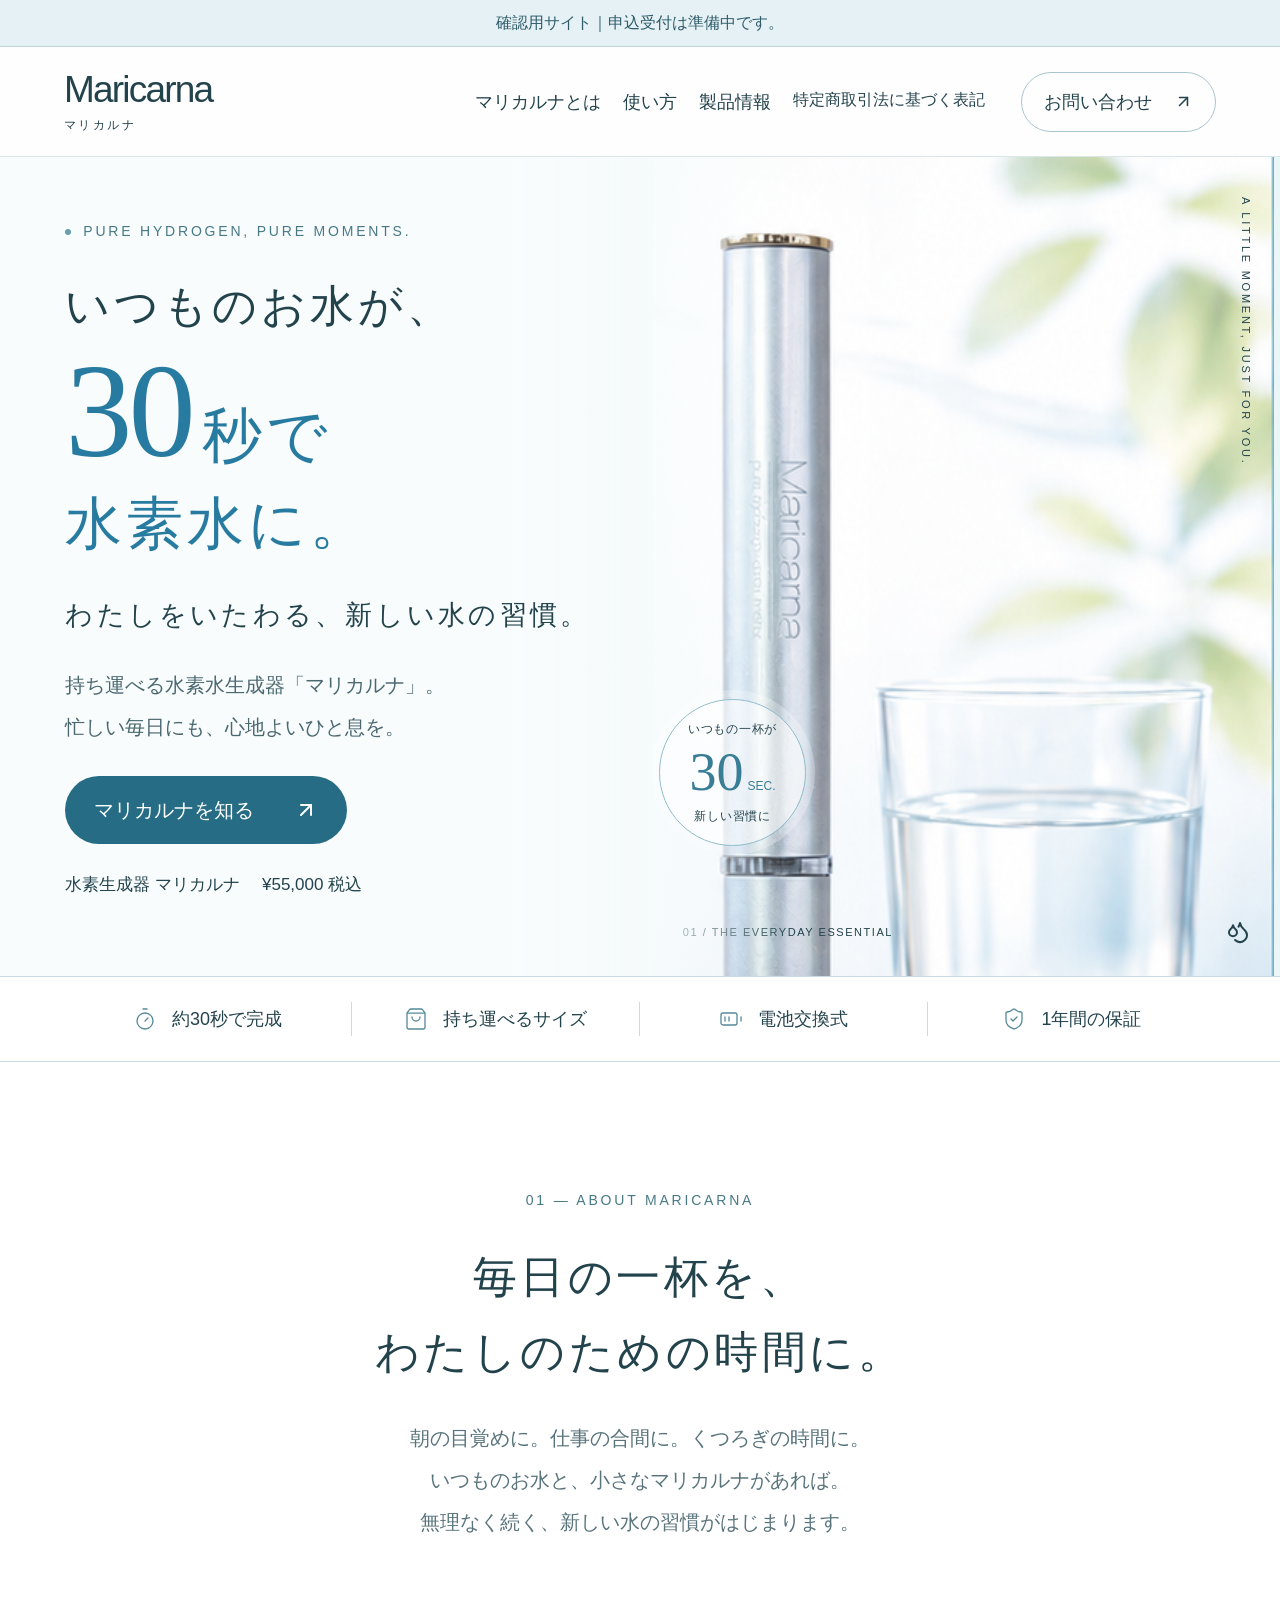
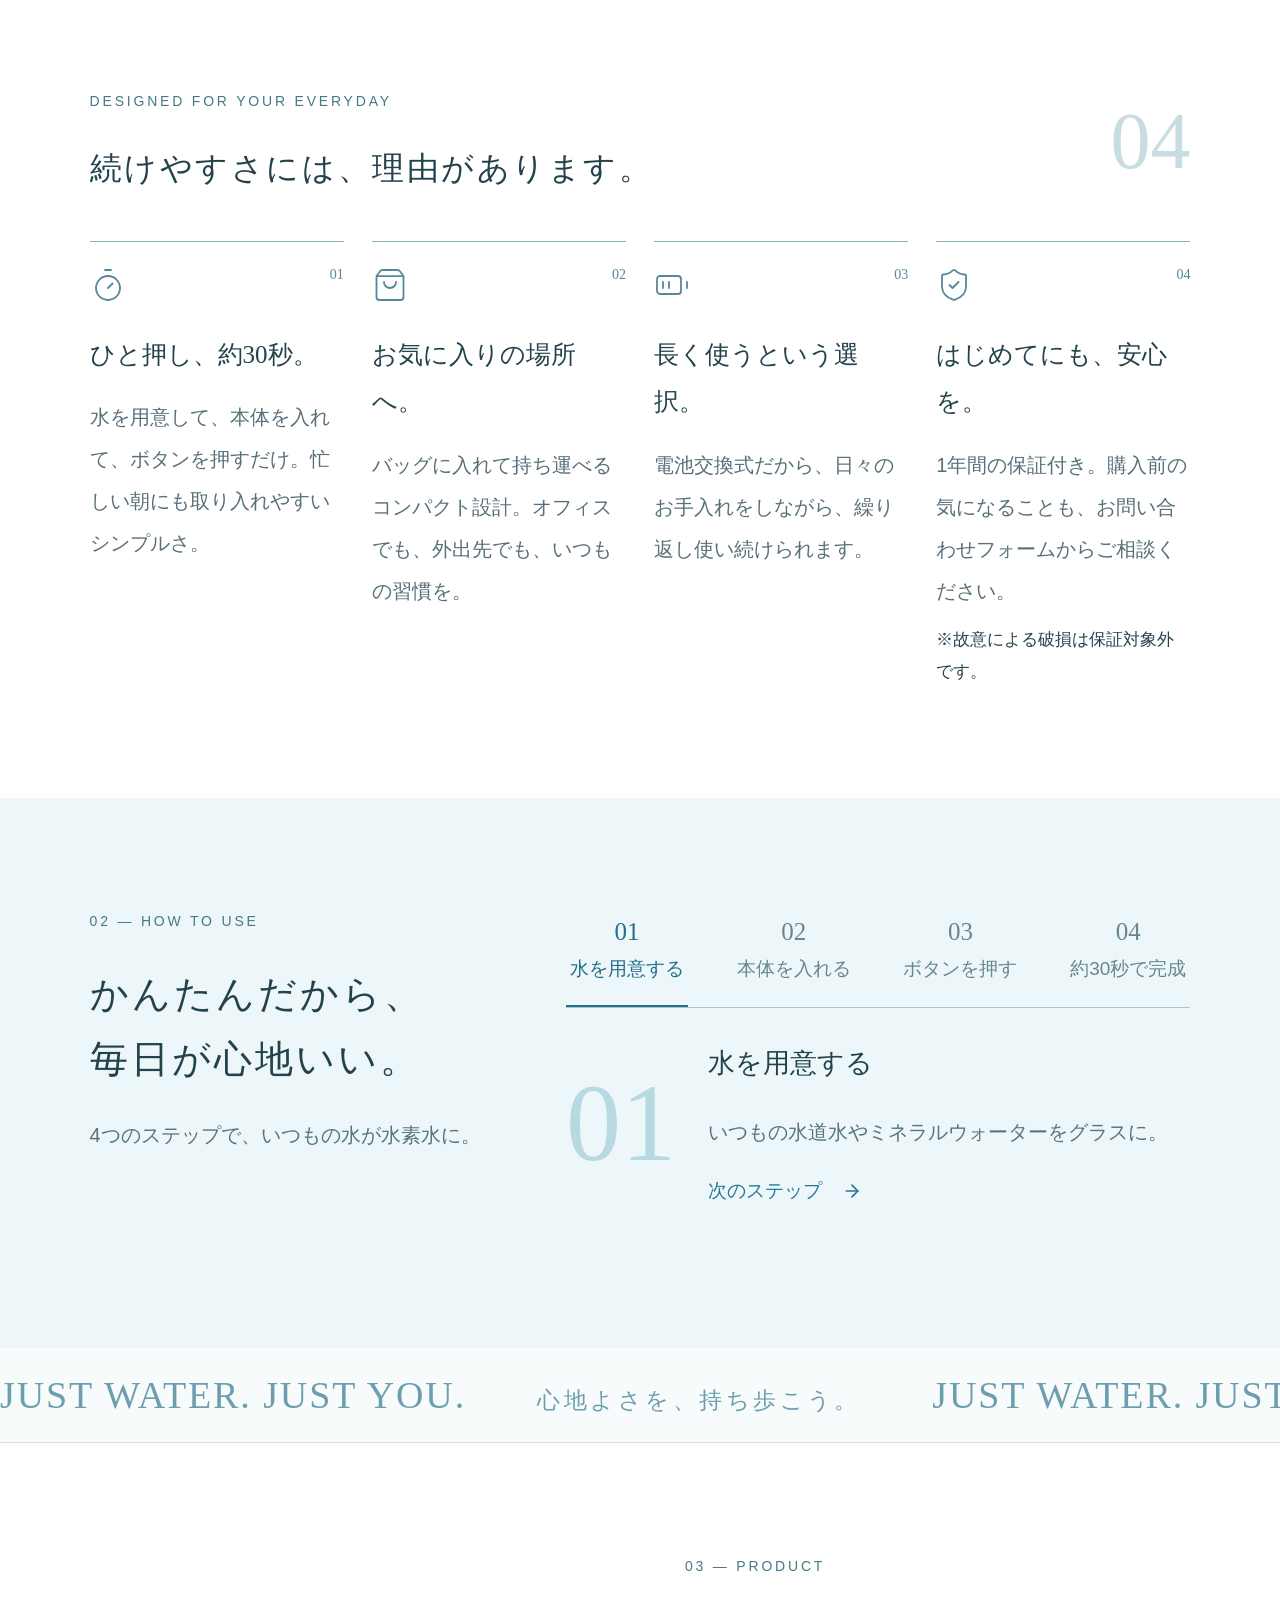
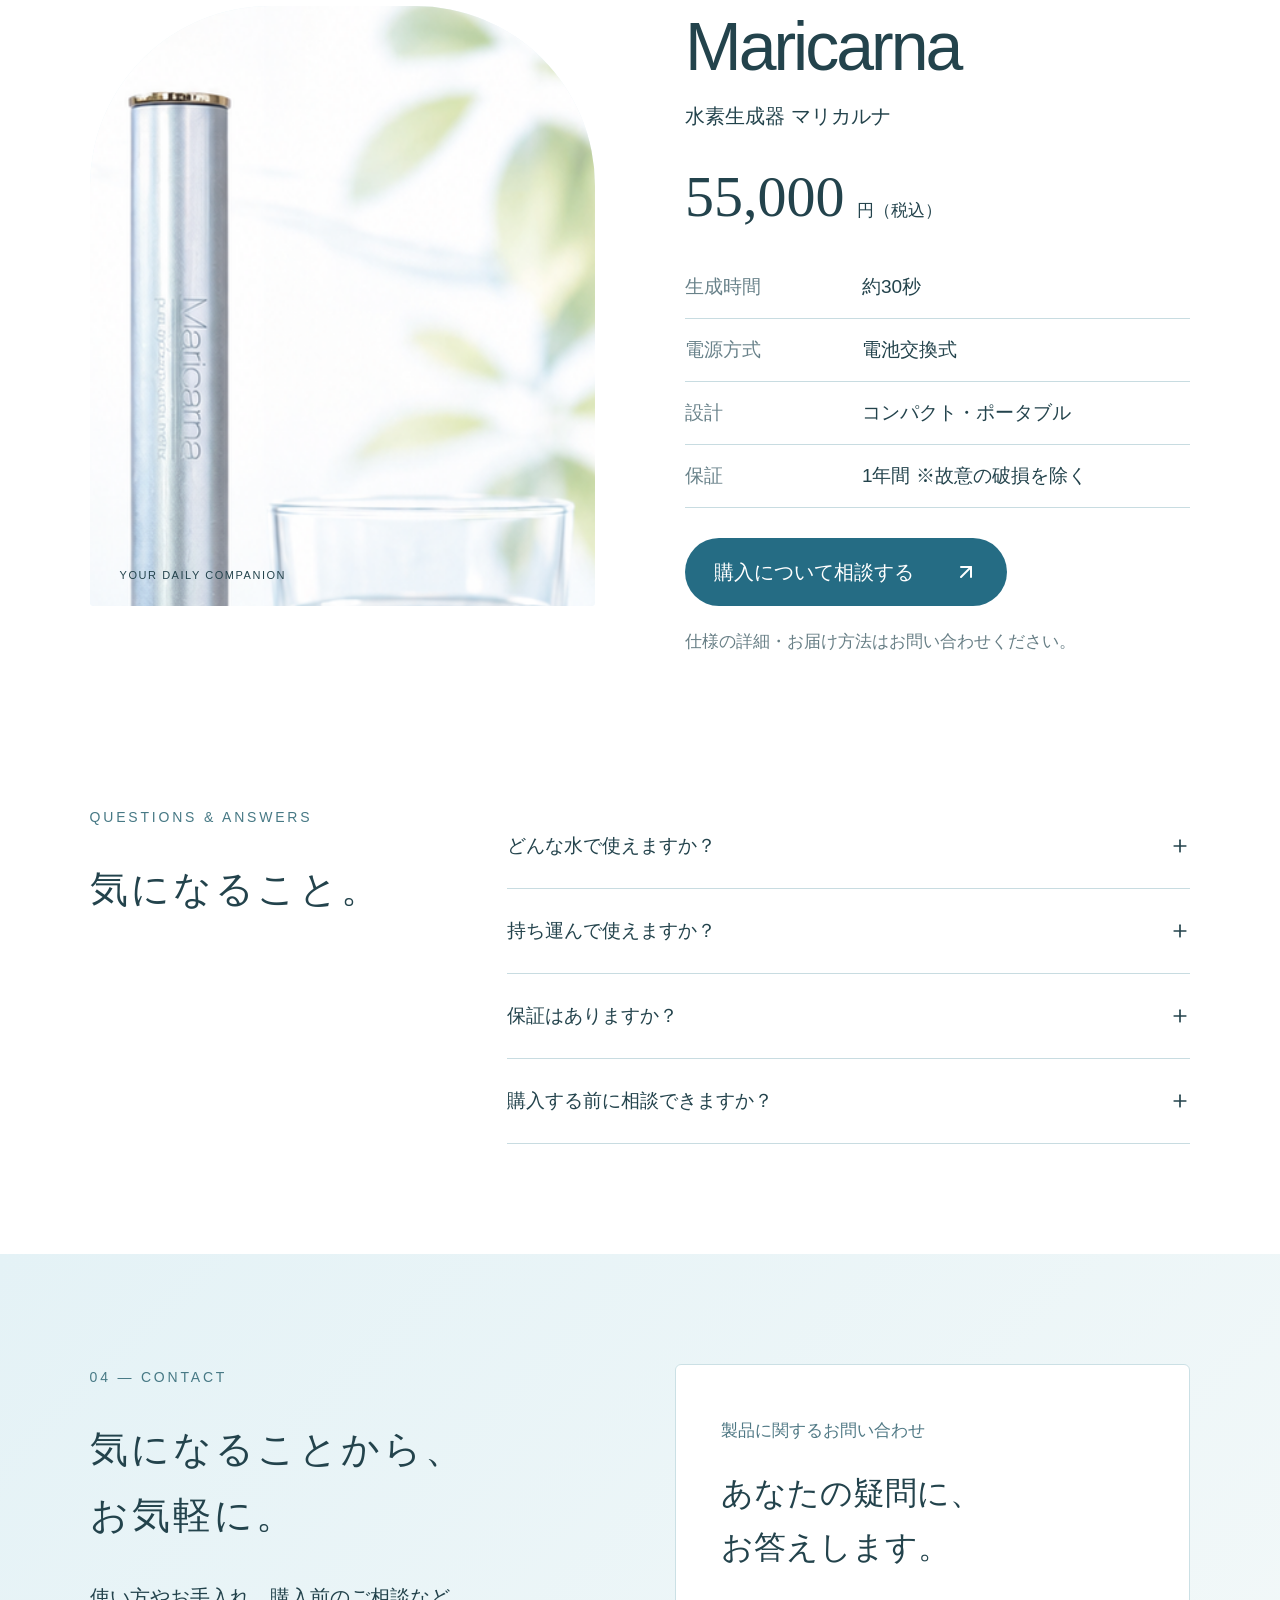
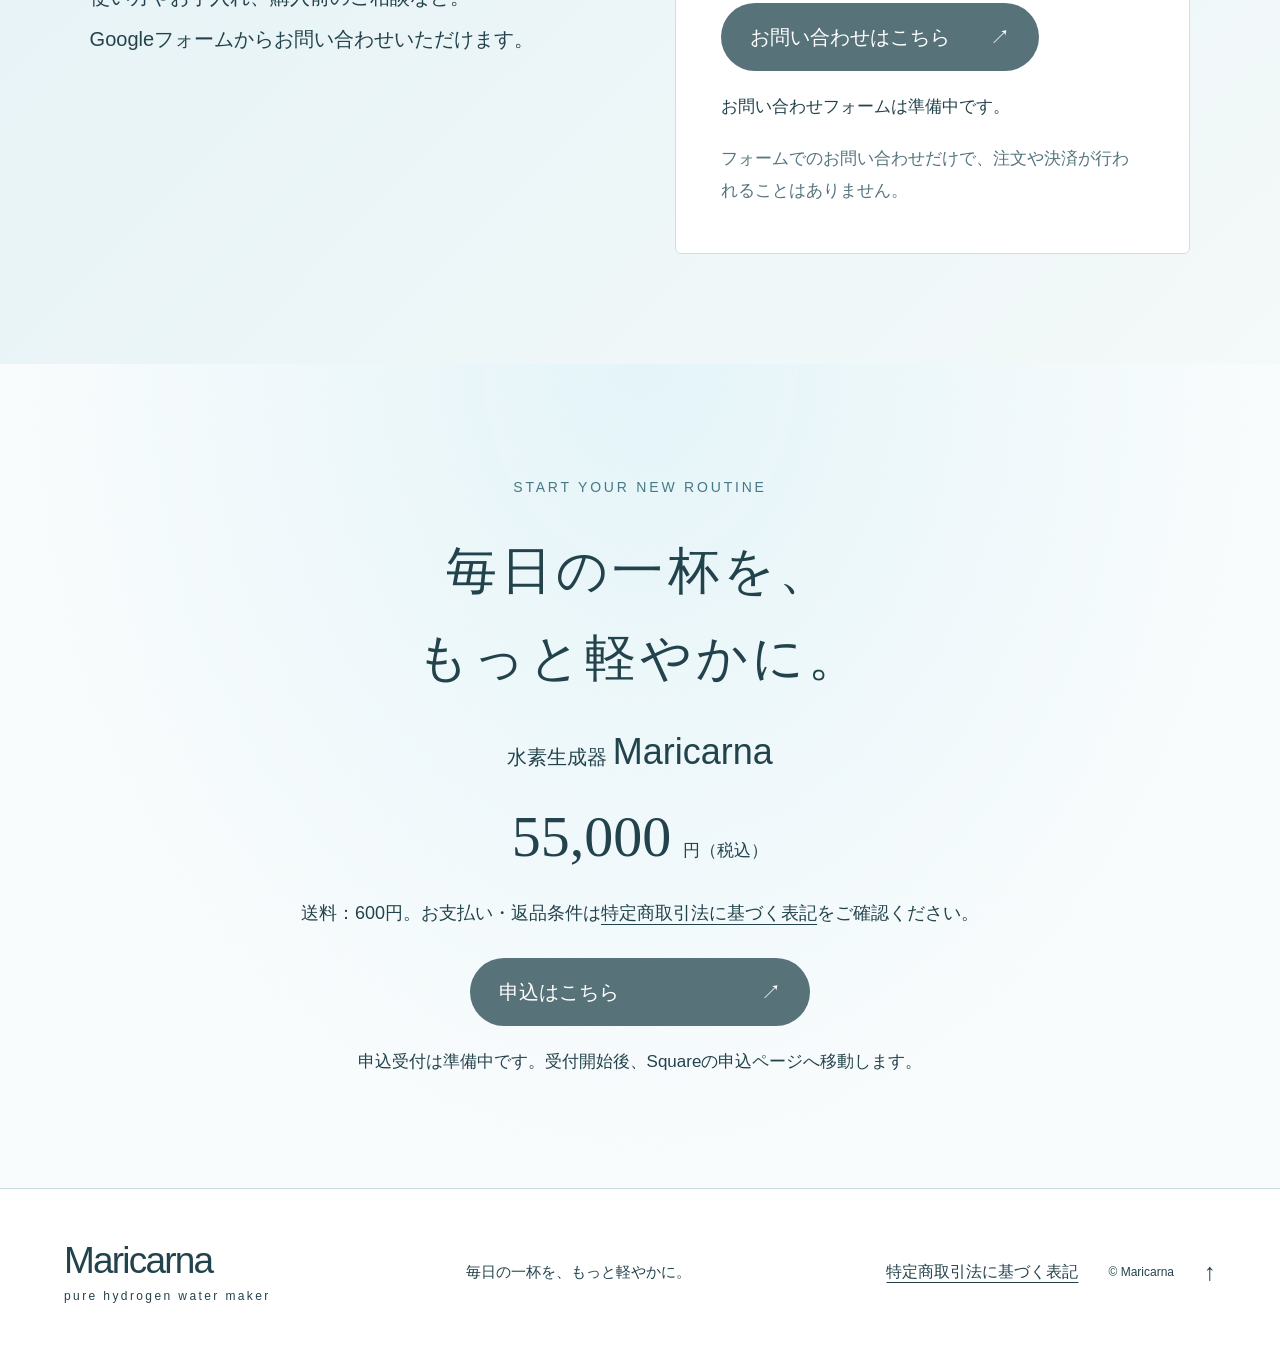
<file: index.html>
<!DOCTYPE html>
<html lang="ja">
<head>
<meta charset="utf-8">
<meta name="robots" content="noindex, nofollow">
<meta name="viewport" content="width=device-width, initial-scale=1">
<title>マリカルナ | 30秒からはじまる、水の新習慣</title>
<meta name="description" content="いつものお水が約30秒で水素水に。持ち運べる水素生成器マリカルナ。製品紹介と購入相談。">
<link rel="stylesheet" href="style.css">
<script src="script.js" defer>
</script>
</head>
<body>
<div class="preview-notice" data-preview>確認用サイト｜申込受付は準備中です。</div>
<div class="site">
<div class="opening" aria-hidden="true">
<svg xmlns="http://www.w3.org/2000/svg" width="30" height="30" viewBox="0 0 24 24" fill="none" stroke="currentColor" stroke-width="2" stroke-linecap="round" stroke-linejoin="round" class="lucide lucide-droplets" aria-hidden="true">
<path d="M7 16.3c2.2 0 4-1.83 4-4.05 0-1.16-.57-2.26-1.71-3.19S7.29 6.75 7 5.3c-.29 1.45-1.14 2.84-2.29 3.76S3 11.1 3 12.25c0 2.22 1.8 4.05 4 4.05z">
</path>
<path d="M12.56 6.6A10.97 10.97 0 0 0 14 3.02c.5 2.5 2 4.9 4 6.5s3 3.5 3 5.5a6.98 6.98 0 0 1-11.91 4.97">
</path>
</svg>
<span>Maricarna</span>
<small>心地よい毎日の、はじまり。</small>
<i>
</i>
</div>
<a href="#main" class="skip">本文へ移動</a>
<header>
<a class="brand" href="#">Maricarna<span>マリカルナ</span>
</a>
<nav aria-label="メインナビゲーション">
<a href="#about">マリカルナとは</a>
<a href="#howto">使い方</a>
<a href="#product">製品情報</a>
<a href="tokushoho.html">特定商取引法に基づく表記</a>
</nav>
<a class="nav-cta" href="#contact">お問い合わせ <svg xmlns="http://www.w3.org/2000/svg" width="19" height="19" viewBox="0 0 24 24" fill="none" stroke="currentColor" stroke-width="2" stroke-linecap="round" stroke-linejoin="round" class="lucide lucide-arrow-up-right" aria-hidden="true">
<path d="M7 7h10v10">
</path>
<path d="M7 17 17 7">
</path>
</svg>
</a>
</header>
<main id="main">
<section class="hero">
<div class="hero-copy">
<div class="eyebrow">
<span>
</span> PURE HYDROGEN, PURE MOMENTS.</div>
<h1>いつものお水が、<br/>
<span class="seconds">30<em>秒で</em>
</span>
<br/>
<span class="blue">水素水に。</span>
</h1>
<p class="hero-sub">わたしをいたわる、<br class="mobile"/>新しい水の習慣。</p>
<p class="hero-description">持ち運べる水素水生成器「マリカルナ」。<br/>忙しい毎日にも、心地よいひと息を。</p>
<a class="cta" href="#product">マリカルナを知る <svg xmlns="http://www.w3.org/2000/svg" width="24" height="24" viewBox="0 0 24 24" fill="none" stroke="currentColor" stroke-width="2" stroke-linecap="round" stroke-linejoin="round" class="lucide lucide-arrow-up-right" aria-hidden="true">
<path d="M7 7h10v10">
</path>
<path d="M7 17 17 7">
</path>
</svg>
</a>
<div class="hero-bottom">
<span>水素生成器 マリカルナ</span>
<span>
<b>¥55,000</b> 税込</span>
</div>
</div>
<div class="hero-visual">
<div class="product-window">
<img src="assets/product-reference.png" alt="シルバーの水素生成器マリカルナと、透明なグラスに入った水" fetchPriority="high"/>
</div>
<span class="vertical">A LITTLE MOMENT, JUST FOR YOU.</span>
<div class="round-label">
<span>いつもの一杯が</span>
<strong>30<small>SEC.</small>
</strong>
<span>新しい習慣に</span>
</div>
<div class="visual-caption">
<span>01 / THE EVERYDAY ESSENTIAL</span>
<svg xmlns="http://www.w3.org/2000/svg" width="24" height="24" viewBox="0 0 24 24" fill="none" stroke="currentColor" stroke-width="2" stroke-linecap="round" stroke-linejoin="round" class="lucide lucide-droplets" aria-hidden="true">
<path d="M7 16.3c2.2 0 4-1.83 4-4.05 0-1.16-.57-2.26-1.71-3.19S7.29 6.75 7 5.3c-.29 1.45-1.14 2.84-2.29 3.76S3 11.1 3 12.25c0 2.22 1.8 4.05 4 4.05z">
</path>
<path d="M12.56 6.6A10.97 10.97 0 0 0 14 3.02c.5 2.5 2 4.9 4 6.5s3 3.5 3 5.5a6.98 6.98 0 0 1-11.91 4.97">
</path>
</svg>
</div>
</div>
<a href="#about" class="scroll-cue">SCROLL TO DISCOVER <svg xmlns="http://www.w3.org/2000/svg" width="18" height="18" viewBox="0 0 24 24" fill="none" stroke="currentColor" stroke-width="2" stroke-linecap="round" stroke-linejoin="round" class="lucide lucide-arrow-down" aria-hidden="true">
<path d="M12 5v14">
</path>
<path d="m19 12-7 7-7-7">
</path>
</svg>
</a>
</section>
<div class="benefit-strip">
<span>
<svg xmlns="http://www.w3.org/2000/svg" width="24" height="24" viewBox="0 0 24 24" fill="none" stroke="currentColor" stroke-width="2" stroke-linecap="round" stroke-linejoin="round" class="lucide lucide-timer" aria-hidden="true">
<line x1="10" x2="14" y1="2" y2="2">
</line>
<line x1="12" x2="15" y1="14" y2="11">
</line>
<circle cx="12" cy="14" r="8">
</circle>
</svg>約30秒で完成</span>
<span>
<svg xmlns="http://www.w3.org/2000/svg" width="24" height="24" viewBox="0 0 24 24" fill="none" stroke="currentColor" stroke-width="2" stroke-linecap="round" stroke-linejoin="round" class="lucide lucide-shopping-bag" aria-hidden="true">
<path d="M16 10a4 4 0 0 1-8 0">
</path>
<path d="M3.103 6.034h17.794">
</path>
<path d="M3.4 5.467a2 2 0 0 0-.4 1.2V20a2 2 0 0 0 2 2h14a2 2 0 0 0 2-2V6.667a2 2 0 0 0-.4-1.2l-2-2.667A2 2 0 0 0 17 2H7a2 2 0 0 0-1.6.8z">
</path>
</svg>持ち運べるサイズ</span>
<span>
<svg xmlns="http://www.w3.org/2000/svg" width="24" height="24" viewBox="0 0 24 24" fill="none" stroke="currentColor" stroke-width="2" stroke-linecap="round" stroke-linejoin="round" class="lucide lucide-battery-medium" aria-hidden="true">
<path d="M10 14v-4">
</path>
<path d="M22 14v-4">
</path>
<path d="M6 14v-4">
</path>
<rect x="2" y="6" width="16" height="12" rx="2">
</rect>
</svg>電池交換式</span>
<span>
<svg xmlns="http://www.w3.org/2000/svg" width="24" height="24" viewBox="0 0 24 24" fill="none" stroke="currentColor" stroke-width="2" stroke-linecap="round" stroke-linejoin="round" class="lucide lucide-shield-check" aria-hidden="true">
<path d="M20 13c0 5-3.5 7.5-7.66 8.95a1 1 0 0 1-.67-.01C7.5 20.5 4 18 4 13V6a1 1 0 0 1 1-1c2 0 4.5-1.2 6.24-2.72a1.17 1.17 0 0 1 1.52 0C14.51 3.81 17 5 19 5a1 1 0 0 1 1 1z">
</path>
<path d="m9 12 2 2 4-4">
</path>
</svg>1年間の保証</span>
</div>
<section id="about" class="intro section reveal">
<div class="eyebrow">01 — ABOUT MARICARNA</div>
<h2>毎日の一杯を、<br/>わたしのための時間に。</h2>
<p>朝の目覚めに。仕事の合間に。くつろぎの時間に。<br/>いつものお水と、小さなマリカルナがあれば。<br/>無理なく続く、新しい水の習慣がはじまります。</p>
</section>
<section class="reasons section">
<div class="section-heading reveal">
<div>
<div class="eyebrow">DESIGNED FOR YOUR EVERYDAY</div>
<h2>続けやすさには、理由があります。</h2>
</div>
<span class="section-number">04</span>
</div>
<div class="feature-grid">
<article class="feature reveal">
<div class="feature-top">
<svg xmlns="http://www.w3.org/2000/svg" width="36" height="36" viewBox="0 0 24 24" fill="none" stroke="currentColor" stroke-width="1.2" stroke-linecap="round" stroke-linejoin="round" class="lucide lucide-timer" aria-hidden="true">
<line x1="10" x2="14" y1="2" y2="2">
</line>
<line x1="12" x2="15" y1="14" y2="11">
</line>
<circle cx="12" cy="14" r="8">
</circle>
</svg>
<span>01</span>
</div>
<h3>ひと押し、約30秒。</h3>
<p>水を用意して、本体を入れて、ボタンを押すだけ。忙しい朝にも取り入れやすいシンプルさ。</p>
</article>
<article class="feature reveal">
<div class="feature-top">
<svg xmlns="http://www.w3.org/2000/svg" width="36" height="36" viewBox="0 0 24 24" fill="none" stroke="currentColor" stroke-width="1.2" stroke-linecap="round" stroke-linejoin="round" class="lucide lucide-shopping-bag" aria-hidden="true">
<path d="M16 10a4 4 0 0 1-8 0">
</path>
<path d="M3.103 6.034h17.794">
</path>
<path d="M3.4 5.467a2 2 0 0 0-.4 1.2V20a2 2 0 0 0 2 2h14a2 2 0 0 0 2-2V6.667a2 2 0 0 0-.4-1.2l-2-2.667A2 2 0 0 0 17 2H7a2 2 0 0 0-1.6.8z">
</path>
</svg>
<span>02</span>
</div>
<h3>お気に入りの場所へ。</h3>
<p>バッグに入れて持ち運べるコンパクト設計。オフィスでも、外出先でも、いつもの習慣を。</p>
</article>
<article class="feature reveal">
<div class="feature-top">
<svg xmlns="http://www.w3.org/2000/svg" width="36" height="36" viewBox="0 0 24 24" fill="none" stroke="currentColor" stroke-width="1.2" stroke-linecap="round" stroke-linejoin="round" class="lucide lucide-battery-medium" aria-hidden="true">
<path d="M10 14v-4">
</path>
<path d="M22 14v-4">
</path>
<path d="M6 14v-4">
</path>
<rect x="2" y="6" width="16" height="12" rx="2">
</rect>
</svg>
<span>03</span>
</div>
<h3>長く使うという選択。</h3>
<p>電池交換式だから、日々のお手入れをしながら、繰り返し使い続けられます。</p>
</article>
<article class="feature reveal">
<div class="feature-top">
<svg xmlns="http://www.w3.org/2000/svg" width="36" height="36" viewBox="0 0 24 24" fill="none" stroke="currentColor" stroke-width="1.2" stroke-linecap="round" stroke-linejoin="round" class="lucide lucide-shield-check" aria-hidden="true">
<path d="M20 13c0 5-3.5 7.5-7.66 8.95a1 1 0 0 1-.67-.01C7.5 20.5 4 18 4 13V6a1 1 0 0 1 1-1c2 0 4.5-1.2 6.24-2.72a1.17 1.17 0 0 1 1.52 0C14.51 3.81 17 5 19 5a1 1 0 0 1 1 1z">
</path>
<path d="m9 12 2 2 4-4">
</path>
</svg>
<span>04</span>
</div>
<h3>はじめてにも、安心を。</h3>
<p>1年間の保証付き。購入前の気になることも、お問い合わせフォームからご相談ください。</p>
<small>※故意による破損は保証対象外です。</small>
</article>
</div>
</section>
<section id="howto" class="howto section">
<div class="reveal">
<div class="eyebrow">02 — HOW TO USE</div>
<h2>かんたんだから、<br/>毎日が心地いい。</h2>
<p>4つのステップで、いつもの水が水素水に。</p>
</div>
<div class="steps reveal">
<div class="step-tabs" role="tablist" aria-label="使い方">
<button role="tab" id="tab-0" aria-selected="true" aria-controls="step-panel" tabindex="0" class="active">
<span>01</span>水を用意する</button>
<button role="tab" id="tab-1" aria-selected="false" aria-controls="step-panel" tabindex="-1" class="">
<span>02</span>本体を入れる</button>
<button role="tab" id="tab-2" aria-selected="false" aria-controls="step-panel" tabindex="-1" class="">
<span>03</span>ボタンを押す</button>
<button role="tab" id="tab-3" aria-selected="false" aria-controls="step-panel" tabindex="-1" class="">
<span>04</span>約30秒で完成</button>
</div>
<div class="step-panel" id="step-panel" role="tabpanel" aria-labelledby="tab-0">
<span class="giant-number">01</span>
<div class="step-text">
<h3>水を用意する</h3>
<p>いつもの水道水やミネラルウォーターをグラスに。</p>
<button class="text-button">次のステップ <svg xmlns="http://www.w3.org/2000/svg" width="20" height="20" viewBox="0 0 24 24" fill="none" stroke="currentColor" stroke-width="2" stroke-linecap="round" stroke-linejoin="round" class="lucide lucide-arrow-right" aria-hidden="true">
<path d="M5 12h14">
</path>
<path d="m12 5 7 7-7 7">
</path>
</svg>
</button>
</div>
</div>
</div>
</section>
<div class="reel" aria-hidden="true">
<div>JUST WATER. JUST YOU. <span>心地よさを、持ち歩こう。</span> JUST WATER. JUST YOU. <span>心地よさを、持ち歩こう。</span> </div>
</div>
<section id="product" class="product section reveal">
<div class="product-photo">
<img src="assets/product-reference.png" alt="マリカルナのスリムなシルバーの本体" loading="lazy"/>
<span>YOUR DAILY COMPANION</span>
</div>
<div class="product-info">
<div class="eyebrow">03 — PRODUCT</div>
<h2 class="product-name">Maricarna</h2>
<p>水素生成器 マリカルナ</p>
<div class="price">55,000<small>円（税込）</small>
</div>
<dl>
<div>
<dt>生成時間</dt>
<dd>約30秒</dd>
</div>
<div>
<dt>電源方式</dt>
<dd>電池交換式</dd>
</div>
<div>
<dt>設計</dt>
<dd>コンパクト・ポータブル</dd>
</div>
<div>
<dt>保証</dt>
<dd>1年間 ※故意の破損を除く</dd>
</div>
</dl>
<a class="cta" href="#contact">購入について相談する <svg xmlns="http://www.w3.org/2000/svg" width="24" height="24" viewBox="0 0 24 24" fill="none" stroke="currentColor" stroke-width="2" stroke-linecap="round" stroke-linejoin="round" class="lucide lucide-arrow-up-right" aria-hidden="true">
<path d="M7 7h10v10">
</path>
<path d="M7 17 17 7">
</path>
</svg>
</a>
<small>仕様の詳細・お届け方法はお問い合わせください。</small>
</div>
</section>
<section class="faq section reveal">
<div>
<div class="eyebrow">QUESTIONS &amp; ANSWERS</div>
<h2>気になること。</h2>
</div>
<div>
<details>
<summary>どんな水で使えますか？<svg xmlns="http://www.w3.org/2000/svg" width="20" height="20" viewBox="0 0 24 24" fill="none" stroke="currentColor" stroke-width="2" stroke-linecap="round" stroke-linejoin="round" class="lucide lucide-plus plus" aria-hidden="true">
<path d="M5 12h14">
</path>
<path d="M12 5v14">
</path>
</svg>
<svg xmlns="http://www.w3.org/2000/svg" width="20" height="20" viewBox="0 0 24 24" fill="none" stroke="currentColor" stroke-width="2" stroke-linecap="round" stroke-linejoin="round" class="lucide lucide-minus minus" aria-hidden="true">
<path d="M5 12h14">
</path>
</svg>
</summary>
<p>水道水やミネラルウォーターでご使用いただけます。水の量や取り扱い上の注意は、製品の説明書をご確認ください。</p>
</details>
<details>
<summary>持ち運んで使えますか？<svg xmlns="http://www.w3.org/2000/svg" width="20" height="20" viewBox="0 0 24 24" fill="none" stroke="currentColor" stroke-width="2" stroke-linecap="round" stroke-linejoin="round" class="lucide lucide-plus plus" aria-hidden="true">
<path d="M5 12h14">
</path>
<path d="M12 5v14">
</path>
</svg>
<svg xmlns="http://www.w3.org/2000/svg" width="20" height="20" viewBox="0 0 24 24" fill="none" stroke="currentColor" stroke-width="2" stroke-linecap="round" stroke-linejoin="round" class="lucide lucide-minus minus" aria-hidden="true">
<path d="M5 12h14">
</path>
</svg>
</summary>
<p>コンパクトなポータブル設計です。職場や外出先などでご使用いただけます。</p>
</details>
<details>
<summary>保証はありますか？<svg xmlns="http://www.w3.org/2000/svg" width="20" height="20" viewBox="0 0 24 24" fill="none" stroke="currentColor" stroke-width="2" stroke-linecap="round" stroke-linejoin="round" class="lucide lucide-plus plus" aria-hidden="true">
<path d="M5 12h14">
</path>
<path d="M12 5v14">
</path>
</svg>
<svg xmlns="http://www.w3.org/2000/svg" width="20" height="20" viewBox="0 0 24 24" fill="none" stroke="currentColor" stroke-width="2" stroke-linecap="round" stroke-linejoin="round" class="lucide lucide-minus minus" aria-hidden="true">
<path d="M5 12h14">
</path>
</svg>
</summary>
<p>1年間の保証が付いています。故意による破損は対象外となります。詳しい保証条件はお問い合わせください。</p>
</details>
<details>
<summary>購入する前に相談できますか？<svg xmlns="http://www.w3.org/2000/svg" width="20" height="20" viewBox="0 0 24 24" fill="none" stroke="currentColor" stroke-width="2" stroke-linecap="round" stroke-linejoin="round" class="lucide lucide-plus plus" aria-hidden="true">
<path d="M5 12h14">
</path>
<path d="M12 5v14">
</path>
</svg>
<svg xmlns="http://www.w3.org/2000/svg" width="20" height="20" viewBox="0 0 24 24" fill="none" stroke="currentColor" stroke-width="2" stroke-linecap="round" stroke-linejoin="round" class="lucide lucide-minus minus" aria-hidden="true">
<path d="M5 12h14">
</path>
</svg>
</summary>
<p>はい。下のお問い合わせボタンからGoogleフォームへ進み、製品へのご質問をお送りいただけます。フォーム送信だけで注文が確定することはありません。</p>
</details>
</div>
</section>
<section id="contact" class="contact section">
  <div class="contact-intro reveal"><div class="eyebrow">04 — CONTACT</div>
    <h2>気になることから、<br>お気軽に。</h2>
    <p>使い方やお手入れ、購入前のご相談など。<br>Googleフォームからお問い合わせいただけます。</p>
  </div>
  <div class="contact-card reveal">
    <span class="card-label">製品に関するお問い合わせ</span>
    <h3>あなたの疑問に、<br>お答えします。</h3>
    <a class="cta" data-destination="googleForm" aria-disabled="true" tabindex="0" role="link" aria-describedby="contact-status">お問い合わせはこちら <span aria-hidden="true">↗</span></a>
    <p id="contact-status" class="link-status" role="status">お問い合わせフォームは準備中です。</p>
    <p class="contact-note">フォームでのお問い合わせだけで、注文や決済が行われることはありません。</p>
  </div>
</section>
<section id="apply" class="application section">
  <div class="reveal"><div class="eyebrow">START YOUR NEW ROUTINE</div>
    <h2>毎日の一杯を、<br>もっと軽やかに。</h2>
    <p>水素生成器 <span class="wordmark">Maricarna</span></p>
    <div class="price">55,000<small>円（税込）</small></div>
    <p class="purchase-terms">送料：600円。お支払い・返品条件は<br class="mobile"><a href="tokushoho.html">特定商取引法に基づく表記</a>をご確認ください。</p>
    <a class="cta purchase-cta" data-destination="square" aria-disabled="true" tabindex="0" role="link" aria-describedby="square-status">申込はこちら <span aria-hidden="true">↗</span></a>
    <p id="square-status" class="link-status" role="status">申込受付は準備中です。受付開始後、Squareの申込ページへ移動します。</p>
  </div>
</section>
</main>
<footer>
<a href="#" class="brand">Maricarna<span>pure hydrogen water maker</span>
</a>
<p>毎日の一杯を、もっと軽やかに。</p>
<a class="legal-link" href="tokushoho.html">特定商取引法に基づく表記</a>
<small>© Maricarna</small>
<a href="#" aria-label="ページの先頭へ">↑</a>
</footer>
</div>
</body>
</html>
</file>
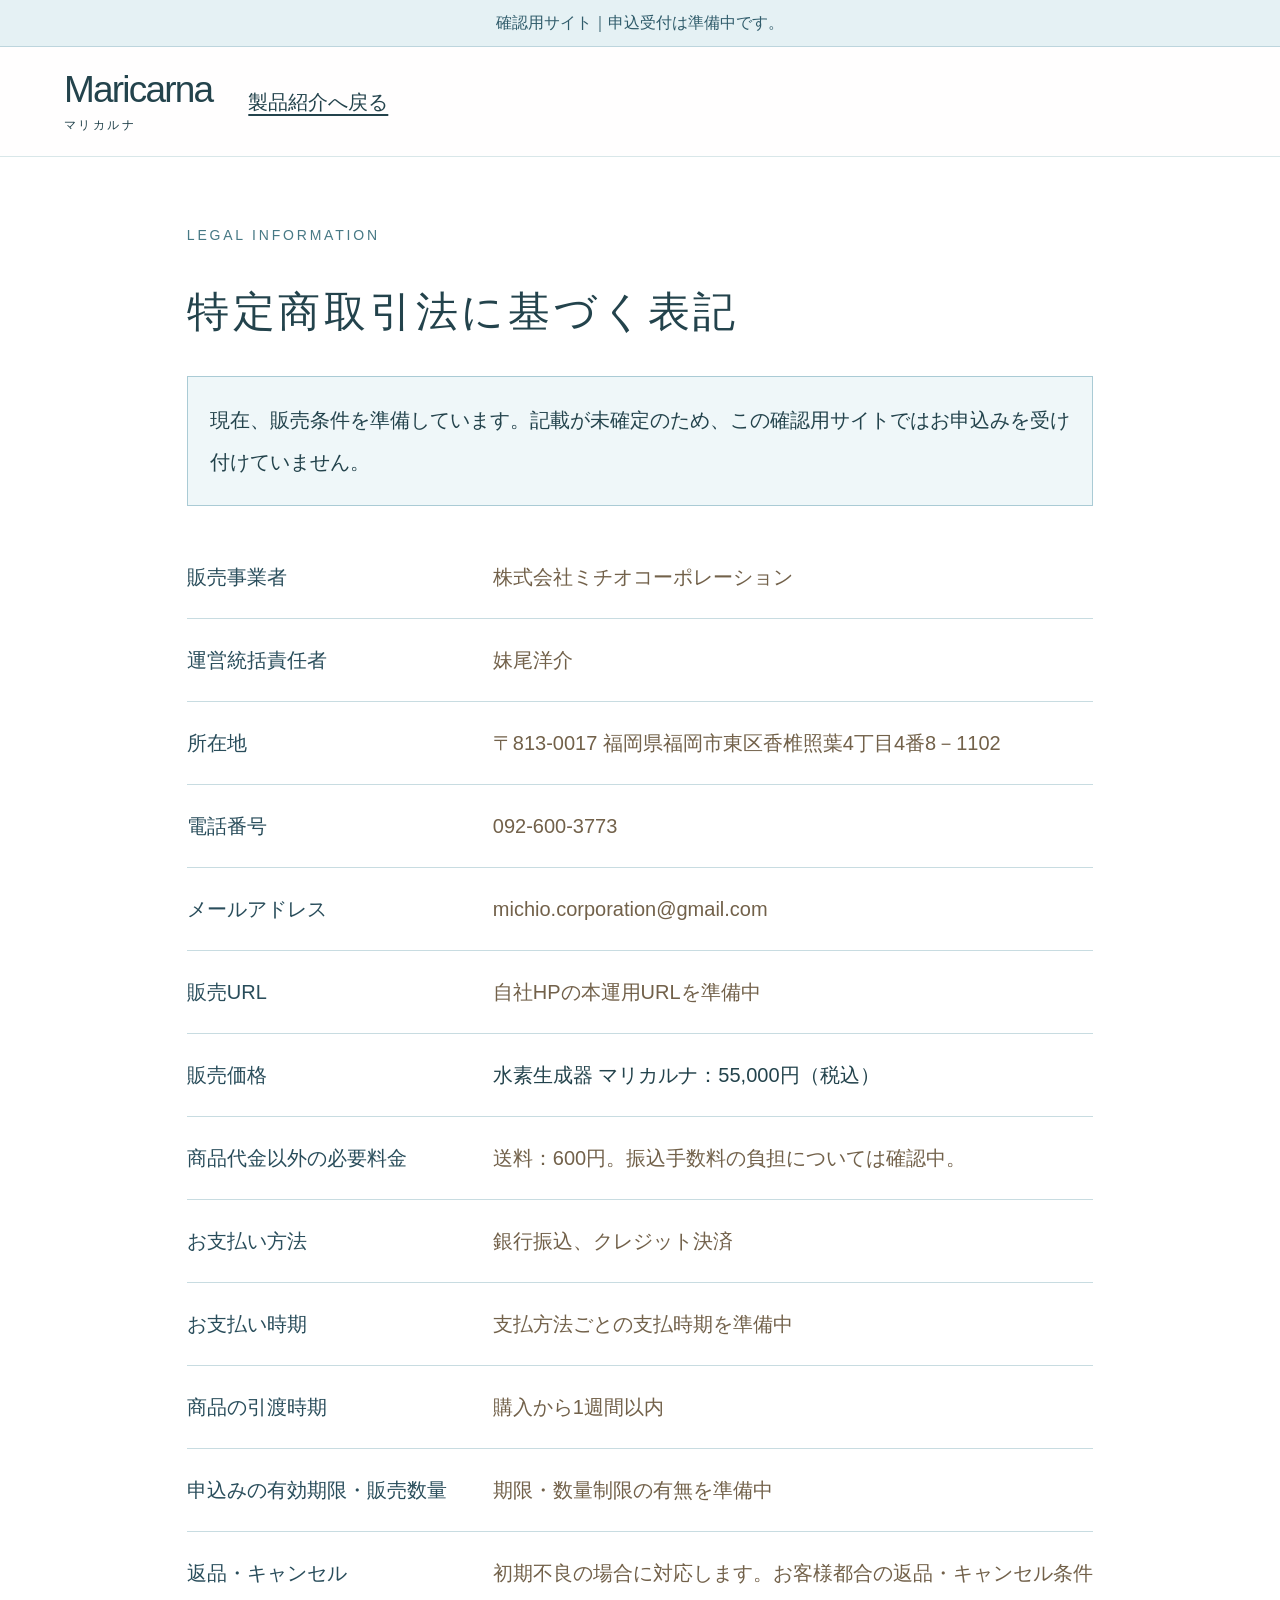
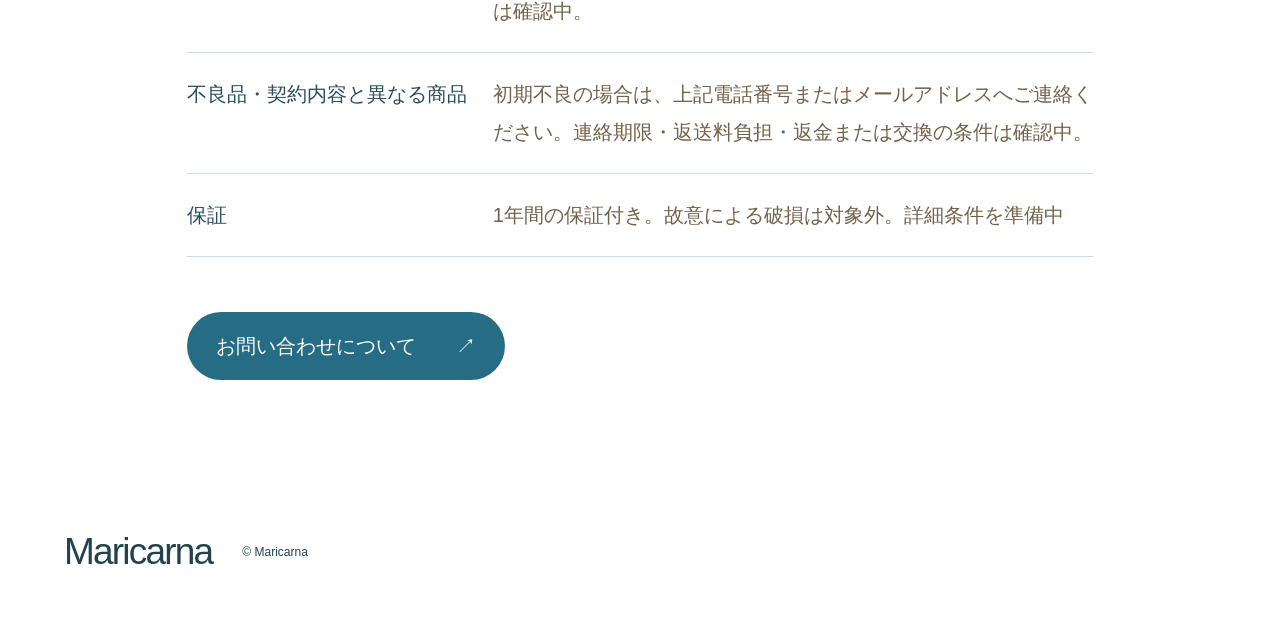
<file: tokushoho.html>
<!DOCTYPE html>
<html lang="ja"><head><meta charset="utf-8"><meta name="viewport" content="width=device-width, initial-scale=1"><meta name="robots" content="noindex, nofollow"><title>特定商取引法に基づく表記 | Maricarna</title><link rel="stylesheet" href="style.css"><script src="config.js" defer></script><script src="script.js" defer></script></head>
<body><div class="preview-notice" data-preview>確認用サイト｜申込受付は準備中です。</div><header><a class="brand" href="index.html">Maricarna<span>マリカルナ</span></a><a class="legal-back" href="index.html">製品紹介へ戻る</a></header><main class="legal-page"><div class="eyebrow">LEGAL INFORMATION</div><h1>特定商取引法に基づく表記</h1><p class="legal-note">現在、販売条件を準備しています。記載が未確定のため、この確認用サイトではお申込みを受け付けていません。</p><dl class="legal-table"><div><dt>販売事業者</dt><dd class="pending">株式会社ミチオコーポレーション</dd></div>
<div><dt>運営統括責任者</dt><dd class="pending">妹尾洋介</dd></div>
<div><dt>所在地</dt><dd class="pending">〒813-0017 福岡県福岡市東区香椎照葉4丁目4番8－1102</dd></div>
<div><dt>電話番号</dt><dd class="pending">092-600-3773</dd></div>
<div><dt>メールアドレス</dt><dd class="pending">michio.corporation@gmail.com</dd></div>
<div><dt>販売URL</dt><dd class="pending">自社HPの本運用URLを準備中</dd></div>
<div><dt>販売価格</dt><dd class="">水素生成器 マリカルナ：55,000円（税込）</dd></div>
<div><dt>商品代金以外の必要料金</dt><dd class="pending">送料：600円。振込手数料の負担については確認中。</dd></div>
<div><dt>お支払い方法</dt><dd class="pending">銀行振込、クレジット決済</dd></div>
<div><dt>お支払い時期</dt><dd class="pending">支払方法ごとの支払時期を準備中</dd></div>
<div><dt>商品の引渡時期</dt><dd class="pending">購入から1週間以内</dd></div>
<div><dt>申込みの有効期限・販売数量</dt><dd class="pending">期限・数量制限の有無を準備中</dd></div>
<div><dt>返品・キャンセル</dt><dd class="pending">初期不良の場合に対応します。お客様都合の返品・キャンセル条件は確認中。</dd></div>
<div><dt>不良品・契約内容と異なる商品</dt><dd class="pending">初期不良の場合は、上記電話番号またはメールアドレスへご連絡ください。連絡期限・返送料負担・返金または交換の条件は確認中。</dd></div>
<div><dt>保証</dt><dd class="pending">1年間の保証付き。故意による破損は対象外。詳細条件を準備中</dd></div></dl><a class="cta" href="index.html#contact">お問い合わせについて <span aria-hidden="true">↗</span></a></main><footer><a class="brand" href="index.html">Maricarna</a><small>© Maricarna</small></footer></body></html>
</file>
<file: style.css>
/* Maricarna — layout, responsive styling, and animations. */
:root {
  --ink:#23434c;
  --blue:#287ba0;
  --water:#edf7f9;
  --line:#c8dce1;
  --primary:#256c84;
  --primary-foreground:#fff;
  --font-sans:'Yu Gothic','Hiragino Kaku Gothic ProN',sans-serif}
* {
  box-sizing:border-box}
html {
  scroll-behavior:smooth;
  scroll-padding-top:100px}
body {
  margin:0;
  color:var(--ink);
  background:#fff;
  font-family:var(--font-sans);
  font-size:18px;
  line-height:1.9}
button,input,select,textarea {
  font:inherit}
a {
  color:inherit;
  text-decoration:none}
button,a,input,select,textarea {
  touch-action:manipulation}
a,button {
   -webkit-tap-highlight-color:transparent}
button {
  cursor:pointer}
h1,h2,h3,p {
  margin:0}
h1,h2,h3 {
  font-family:'Yu Mincho','Hiragino Mincho ProN',serif;
  font-weight:400}
h2 {
  font-size:clamp(30px,3vw,44px);
  line-height:1.7;
  letter-spacing:.08em}
p {
  line-height:2.1}
small {
  font-size:14px}
header {
  height:104px;
  padding:0 5%;
  display:flex;
  align-items:center;
  gap:36px;
  border-bottom:1px solid #d9e7e9;
  background:#fffefef2;
  position:relative;
  z-index:5}
.brand {
  font-family:'Helvetica Neue',Arial,sans-serif;
  font-size:37px;
  font-weight:200;
  letter-spacing:-1.8px;
  line-height:1.1}
.brand span {
  display:block;
  font:12px var(--font-sans);
  letter-spacing:.2em;
  margin-top:7px}
nav {
  display:flex;
  gap:32px;
  margin-left:auto;
  font-size:16px}
nav a {
  position:relative}
nav a:after {
  content:'';
  position:absolute;
  bottom:-5px;
  left:0;
  width:0;
  height:1px;
  background:var(--blue);
  transition:.3s}
nav a:hover:after {
  width:100%}
.nav-cta {
  display:flex;
  gap:22px;
  align-items:center;
  border:1px solid #a7c5cf;
  padding:12px 22px;
  font-size:16px;
  border-radius:40px}
.hero {
  min-height:775px;
  display:grid;
  grid-template-columns:51% 49%;
  position:relative;
  background:#f6fbfc;
  overflow:hidden}
.hero-copy {
  padding:61px 8% 75px 10%;
  z-index:1;
  background:linear-gradient(90deg,#f8fcfd 75%,#f8fcfd00)}
.eyebrow {
  font-family:Arial,sans-serif;
  font-size:12px;
  font-weight:500;
  letter-spacing:.2em;
  color:#477985;
  display:flex;
  align-items:center;
  gap:12px;
  margin-bottom:27px}
.eyebrow>span {
  width:6px;
  height:6px;
  border-radius:50%;
  background:#679eaa}
h1 {
  font-size:clamp(32px,3.4vw,52px);
  letter-spacing:.09em;
  line-height:1.6}
.seconds {
  display:inline-block;
  color:var(--blue);
  font-family:Georgia,serif;
  font-size:clamp(98px,10.5vw,156px);
  line-height:1.02;
  letter-spacing:-.03em}
.seconds em {
  font-family:'Yu Mincho',serif;
  font-size:45%;
  font-style:normal;
  letter-spacing:.08em;
  margin-left:10px}
.blue {
  color:var(--blue);
  font-size:1.3em}
.hero-sub {
  font-size:23px;
  letter-spacing:.12em;
  margin-top:18px;
  font-family:'Yu Mincho',serif}
.hero-description {
  font-size:17px;
  margin:20px 0 28px;
  color:#4b6870}
.cta {
  display:inline-flex;
  align-items:center;
  justify-content:space-between;
  gap:40px;
  background:var(--primary);
  color:white;
  border:0;
  border-radius:40px;
  padding:17px 29px;
  font-size:18px;
  min-height:63px;
  transition:transform .3s,background .3s,box-shadow .3s;
  height:auto}
.cta:hover {
  background:#194f63;
  transform:translateY(-3px);
  box-shadow:0 10px 25px #296f8426}
.cta:active {
  transform:scale(.97)}
.cta svg {
  transition:transform .3s}
.cta:hover svg {
  transform:translate(3px,-3px)}
.hero-bottom {
  margin-top:25px;
  display:flex;
  gap:22px;
  font-size:13px}
.hero-bottom b {
  font-size:19px;
  font-weight:400}
.hero-visual {
  position:relative;
  min-height:775px;
  overflow:hidden;
  background:#ebf6f9}
.product-window {
  position:absolute;
  inset:0;
  overflow:hidden}
.product-window img {
  position:absolute;
  width:240%;
  max-width:none;
  height:auto;
  left:-141%;
  top:-8%;
  animation:waterfloat 10s ease-in-out infinite}
.hero-visual:after {
  content:'';
  position:absolute;
  inset:0;
  background:linear-gradient(90deg,#f8fcfdcc,transparent 22%);
  pointer-events:none}
.vertical {
  position:absolute;
  right:28px;
  top:40px;
  writing-mode:vertical-rl;
  font:11px Arial;
  letter-spacing:.25em;
  z-index:2}
.round-label {
  position:absolute;
  z-index:2;
  left:1%;
  bottom:130px;
  border:1px solid #91bdcb;
  background:#fff9;
  border-radius:50%;
  width:147px;
  height:147px;
  display:flex;
  flex-direction:column;
  align-items:center;
  justify-content:center;
  box-shadow:0 0 0 9px #ffffff44;
  animation:waterfloat 7s ease-in-out infinite}
.round-label>span {
  font-size:12px;
  letter-spacing:.06em}
.round-label strong {
  font:54px Georgia;
  color:#397d96;
  line-height:1.2}
.round-label small {
  font:12px Arial;
  margin-left:4px}
.visual-caption {
  position:absolute;
  bottom:32px;
  left:30px;
  right:30px;
  display:flex;
  align-items:center;
  justify-content:space-between;
  font:11px Arial;
  letter-spacing:.14em}
.scroll-cue {
  position:absolute;
  left:5%;
  bottom:22px;
  display:flex;
  gap:22px;
  font:10px Arial;
  letter-spacing:.15em;
  align-items:center}
.scroll-cue svg {
  animation:waterfloat 2s ease-in-out infinite}
.benefit-strip {
  display:grid;
  grid-template-columns:repeat(4,1fr);
  padding:25px 5%;
  border-block:1px solid var(--line);
  background:#fff}
.benefit-strip span {
  display:flex;
  justify-content:center;
  gap:15px;
  align-items:center;
  font-size:16px;
  border-right:1px solid var(--line)}
.benefit-strip span:last-child {
  border:0}
.benefit-strip svg {
  color:#55899a;
  stroke-width:1.3}
.section {
  padding:110px 7%;
  scroll-margin-top:20px}
.intro {
  text-align:center;
  padding-block:125px}
.intro .eyebrow {
  justify-content:center}
.intro h2 {
  font-size:44px;
  margin-bottom:26px}
.intro p {
  color:#59747c}
.reasons {
  padding-top:20px}
.section-heading {
  display:flex;
  justify-content:space-between;
  align-items:center;
  margin-bottom:45px}
.section-heading h2 {
  font-size:32px}
.section-number {
  font:80px Georgia;
  color:#c8dde2}
.feature-grid {
  display:grid;
  grid-template-columns:repeat(4,1fr);
  gap:28px}
.feature {
  border-top:1px solid #8db3bf;
  padding-top:25px;
  transition:transform .35s}
.feature:hover {
  transform:translateY(-6px)}
.feature-top {
  display:flex;
  justify-content:space-between;
  color:#57879a;
  margin-bottom:28px}
.feature-top span {
  font:14px Georgia}
.feature h3 {
  font-size:23px;
  white-space:nowrap;
  margin-bottom:18px}
.feature p {
  font-size:17px;
  color:#577079}
.feature small {
  display:block;
  margin-top:12px}
.howto {
  background:#edf7f9;
  display:grid;
  grid-template-columns:.8fr 1.2fr;
  gap:60px}
.howto p {
  font-size:17px;
  color:#56747d;
  margin-top:22px}
.step-tabs {
  display:flex;
  gap:9px;
  justify-content:space-between;
  border-bottom:1px solid #abc8d1}
.step-tabs button {
  border:0;
  border-bottom:2px solid transparent;
  background:transparent;
  padding:10px 4px 18px;
  font-size:15px;
  color:#69868f}
.step-tabs span {
  display:block;
  font:25px Georgia;
  margin-bottom:5px}
.step-tabs .active {
  color:#236f8b;
  border-color:#236f8b}
.step-panel {
  display:flex;
  gap:32px;
  align-items:center;
  min-height:230px}
.giant-number {
  font:110px Georgia;
  color:#b6d9e2}
.step-text {
  animation:slide-in .5s ease both}
.step-text h3 {
  font-size:27px}
.text-button {
  display:flex;
  align-items:center;
  gap:20px;
  font-size:16px;
  border:0;
  background:none;
  padding:0;
  color:#237897;
  margin-top:20px}
.reel {
  overflow:hidden;
  border-bottom:1px solid #d1e5e9;
  padding:25px 0;
  color:#6c9ead;
  white-space:nowrap;
  background:#f7fbfc}
.reel>div {
  width:max-content;
  font:38px Georgia;
  letter-spacing:.05em;
  animation:marquee 35s linear infinite}
.reel span {
  font:23px 'Yu Mincho',serif;
  letter-spacing:.15em;
  padding-inline:60px}
.reel:hover>div {
  animation-play-state:paused}
.product {
  display:grid;
  grid-template-columns:1fr 1fr;
  gap:90px;
  align-items:center}
.product-photo {
  height:600px;
  background:#eaf6fa;
  position:relative;
  overflow:hidden;
  border-radius:180px 180px 4px 4px}
.product-photo img {
  position:absolute;
  width:270%;
  max-width:none;
  left:-163%;
  top:-7%;
  transition:transform 1s}
.product-photo:hover img {
  transform:scale(1.03)}
.product-photo>span {
  position:absolute;
  bottom:25px;
  left:30px;
  font:11px Arial;
  letter-spacing:.14em}
.product-name {
  font:68px 'Helvetica Neue',Arial,sans-serif;
  font-weight:200;
  letter-spacing:-3px}
.product-info>p {
  margin-top:10px}
.price {
  font:58px Georgia;
  margin-block:26px}
.price small {
  font:17px var(--font-sans);
  margin-left:12px}
dl {
  margin:0 0 30px}
dl>div {
  display:flex;
  border-bottom:1px solid var(--line);
  padding:13px 0;
  font-size:16px}
dt {
  width:35%;
  color:#69828a}
dd {
  margin:0}
.product-info>small {
  display:block;
  margin-top:20px;
  color:#687f86}
.faq {
  padding-top:35px;
  display:grid;
  grid-template-columns:.7fr 1.3fr;
  gap:50px}
details {
  border-bottom:1px solid var(--line)}
summary {
  list-style:none;
  cursor:pointer;
  display:flex;
  align-items:center;
  justify-content:space-between;
  gap:18px;
  padding:24px 0;
  font-size:18px}
summary::-webkit-details-marker {
  display:none}
details p {
  font-size:17px;
  color:#59757e;
  padding-bottom:25px}
.minus {
  display:none}
details[open] .minus {
  display:block}
details[open] .plus {
  display:none}
.contact {
  background:linear-gradient(135deg,#e4f2f6,#f4f9f9);
  display:grid;
  grid-template-columns:1fr 1fr;
  gap:70px}
.contact-intro p {
  font-size:18px;
  margin:28px 0}
.contact-note {
  display:block;
  font-size:15px;
  color:#54757e;
  line-height:1.8;
  margin-top:42px}
.contact-note svg {
  margin-bottom:12px}
.form-wrap {
  background:#ffffffb3;
  border:1px solid #fff;
  padding:38px;
  border-radius:4px}
form>label {
  display:block;
  font-size:16px;
  margin-bottom:22px}
form label b {
  font-size:12px;
  font-weight:400;
  color:#4c7887;
  border:1px solid #b5d1db;
  border-radius:3px;
  padding:2px 5px;
  margin-left:8px}
input[data-slot=input],select,textarea {
  display:block;
  width:100%;
  height:auto;
  min-height:52px;
  margin-top:9px;
  border:1px solid #bdd2d9;
  border-radius:3px;
  background:white;
  padding:12px 14px;
  font-size:18px;
  line-height:1.6;
  color:var(--ink)}
textarea {
  resize:vertical}
.privacy summary {
  font-size:15px;
  padding:8px 0;
  text-decoration:underline}
.privacy p {
  font-size:14px}
.consent {
  display:flex!important;
  align-items:center;
  gap:12px;
  margin-top:23px}
.consent input {
  width:20px;
  height:20px;
  accent-color:#276f88}
.submit {
  width:100%;
  font-size:17px}
.error {
  color:#a32929;
  font-size:16px;
  margin-bottom:16px}
.success {
  padding:25px 0}
.success h3 {
  font-size:24px;
  margin:22px 0}
.success p {
  font-size:16px;
  overflow-wrap:anywhere}
.success .cta {
  margin-top:30px}
.honey {
  position:absolute;
  left:-10000px}
.mobile {
  display:none}
footer {
  display:flex;
  align-items:center;
  gap:30px;
  padding:52px 5%}
footer p {
  font-size:15px;
  margin:auto}
footer small {
  font-size:12px}
footer>a:last-child {
  font-size:24px}
.opening {
  position:fixed;
  inset:0;
  z-index:100;
  background:#f0f8fb;
  display:flex;
  align-items:center;
  justify-content:center;
  flex-direction:column;
  color:#548593;
  animation:opening-out .8s 1.2s both;
  pointer-events:none}
.opening span {
  font:60px 'Helvetica Neue',Arial;
  font-weight:200;
  letter-spacing:-2px;
  margin:15px}
.opening small {
  letter-spacing:.18em}
.opening i {
  width:100px;
  height:1px;
  background:#6d9fab;
  margin-top:30px;
  transform-origin:left;
  animation:load 1.2s ease both}
.ready .hero-copy>* {
  animation:slide-in .9s both}
.ready .hero-copy>*:nth-child(2) {
  animation-delay:.1s}
.ready .hero-copy>*:nth-child(3) {
  animation-delay:.2s}
.ready .hero-copy>*:nth-child(4) {
  animation-delay:.3s}
.reveal {
  opacity:0;
  transform:translateY(25px);
  transition:opacity .85s,transform .85s}
.reveal.visible {
  opacity:1;
  transform:none}
:focus-visible {
  outline:3px solid #287fa5;
  outline-offset:5px}
.skip {
  position:fixed;
  left:20px;
  top:-100px;
  z-index:110;
  background:white;
  padding:12px}
.skip:focus {
  top:10px}
@keyframes opening-out {
  to {
  opacity:0;
  visibility:hidden;
  transform:translateY(-20px)}
}
@keyframes load {
  from {
  transform:scaleX(0)}
to {
  transform:scaleX(1)}
}
@keyframes slide-in {
  from {
  opacity:0;
  transform:translateY(22px)}
to {
  opacity:1;
  transform:translateY(0)}
}
@keyframes waterfloat {
  50% {
  transform:translateY(-9px)}
}
@keyframes marquee {
  to {
  transform:translateX(-50%)}
}

@media(min-width:1500px) {
  .hero-copy {
  padding-left:14%}
.hero {
  min-height:870px}
.hero-visual {
  min-height:870px}
}
@media(max-width:1050px) {
  header {
  gap:20px}
nav {
  gap:20px;
  font-size:14px}
.nav-cta {
  font-size:14px;
  padding:10px 17px}
.hero-copy {
  padding-left:8%}
.feature-grid {
  grid-template-columns:repeat(2,1fr);
  gap:40px}
.product {
  gap:45px}
.product-photo {
  height:540px}
.howto {
  gap:30px}
.contact {
  gap:30px}
.form-wrap {
  padding:25px}
.section {
  padding-inline:5%}
.step-tabs button {
  font-size:13px}
.step-panel {
  gap:20px}
.hero-bottom {
  gap:12px}
}
@media(max-width:760px) {
  body {
  font-size:18px}
header {
  height:83px;
  padding:0 6%;
  justify-content:space-between}
.brand {
  font-size:29px}
.brand span {
  font-size:10px}
nav {
  display:none}
.nav-cta {
  font-size:14px;
  padding:10px 15px;
  gap:12px}
.hero {
  grid-template-columns:1fr}
.hero-copy {
  padding:42px 7% 30px}
.eyebrow {
  font-size:10px;
  margin-bottom:21px}
h1 {
  font-size:35px}
.seconds {
  font-size:108px}
.hero-sub {
  font-size:21px}
.hero-description {
  font-size:17px}
.hero-visual {
  min-height:490px}
.product-window img {
  width:210%;
  left:-120%;
  top:-12%}
.hero-visual:after {
  background:linear-gradient(#f8fcfd,transparent 25%)}
.round-label {
  left:9%;
  bottom:85px;
  width:132px;
  height:132px}
.vertical {
  right:20px;
  top:20px}
.hero-bottom {
  font-size:12px;
  margin-top:22px}
.scroll-cue {
  display:none}
.benefit-strip {
  grid-template-columns:repeat(2,1fr);
  gap:22px 0;
  padding:25px 4%}
.benefit-strip span {
  font-size:14px;
  gap:9px}
.benefit-strip span:nth-child(2) {
  border:0}
.section {
  padding:75px 7%}
.intro h2 {
  font-size:32px}
.intro p {
  font-size:17px}
.intro p br {
  display:none}
.section-heading h2 {
  font-size:27px}
.section-number {
  font-size:60px}
.feature-grid {
  gap:35px 24px}
.feature h3 {
  font-size:21px;
  white-space:normal}
.feature p {
  font-size:16px}
.feature small {
  font-size:12px}
.feature-top {
  margin-bottom:20px}
.howto,.product,.faq,.contact {
  grid-template-columns:1fr;
  gap:35px}
.howto h2 {
  font-size:34px}
.step-tabs button {
  font-size:13px}
.giant-number {
  font-size:85px}
.step-text h3 {
  font-size:25px}
.step-panel {
  min-height:250px}
.reel>div {
  font-size:28px}
.reel span {
  font-size:18px;
  padding-inline:35px}
.product-photo {
  height:460px;
  width:100%;
  max-width:420px;
  margin:auto}
.product-photo img {
  width:235%;
  left:-140%;
  top:-11%}
.product-name {
  font-size:60px}
.price {
  font-size:55px}
.faq summary {
  font-size:17px}
.contact {
  gap:35px}
.contact-intro p {
  font-size:17px}
.contact-note {
  margin-top:25px}
.form-wrap {
  padding:25px 20px}
footer {
  flex-wrap:wrap;
  gap:20px;
  padding:40px 7%}
footer p {
  margin:0;
  width:100%;
  order:2}
footer small {
  order:3}
footer>a:last-child {
  margin-left:auto}
.cta {
  font-size:17px}
h2 {
  font-size:32px}
}
@media(prefers-reduced-motion:reduce) {
  html {
  scroll-behavior:auto}
*,*:before,*:after {
  animation:none!important;
  transition:none!important}
.opening {
  display:none}
.reveal {
  opacity:1;
  transform:none}
}


/* Browser defaults previously normalized by the framework. */
[hidden] { display: none !important; }
svg { display: inline-block; vertical-align: middle; flex-shrink: 0; }
img { display: block; }
button { color: inherit; }
button.cta { color: #fff; }
.cta:disabled { opacity: .55; cursor: wait; }
.reveal { opacity: 1; transform: none; }

.js-motion .reveal.visible { opacity: 1; transform: none; }
@media (prefers-reduced-motion: reduce) {  }

/* 40〜50代向けの文字サイズと、新しい問い合わせ・申込導線 */
html { overflow-x: clip; }
body { font-size: 20px; overflow-x: clip; }
header { height: auto; min-height: 110px; padding-block: 18px; flex-wrap: wrap; }
nav { flex-wrap: wrap; gap: 14px 22px; }
nav a, .nav-cta, .benefit-strip span { font-size: 18px; }
nav a:last-child { font-size: 16px; }
.hero-description, .intro p, .feature p, .howto p, details p, .contact-intro p { font-size: 20px; }
.feature h3 { white-space: normal; font-size: 25px; }
.hero-sub { font-size: 27px; }
dl > div, .faq summary, .step-tabs button, .text-button { font-size: 19px; }
.hero-bottom, .hero-bottom b, .product-info > small, .feature small { font-size: 17px; }
.cta { font-size: 20px; min-height: 68px; line-height: 1.6; }
.eyebrow { font-size: 14px; }
.preview-notice { padding: 8px 20px; text-align: center; font-size: 16px; background: #e5f1f4; color: #305c6b; border-bottom: 1px solid #bdd5dd; }
.contact-card { background: #fff; padding: 45px; border: 1px solid #cbe0e5; border-radius: 6px; }
.card-label { font-size: 17px; color: #507985; }
.contact-card h3 { font-size: 32px; line-height: 1.7; margin: 18px 0 28px; }
.link-status, .contact-note { font-size: 17px; margin-top: 20px; line-height: 1.9; }
.cta[aria-disabled="true"] { background: #58727a; cursor: not-allowed; }
.cta[aria-disabled="true"]:hover { transform: none; box-shadow: none; }
.application { text-align: center; background: radial-gradient(ellipse at top,#e4f4f8,transparent 70%),#f9fcfd; border-bottom: 1px solid var(--line); }
.application .eyebrow { justify-content: center; }
.application h2 { font-size: clamp(34px,4vw,54px); margin-bottom: 30px; }
.wordmark { font: 36px 'Helvetica Neue',Arial,sans-serif; font-weight: 300; }
.application .price { margin-block: 25px; }
.purchase-terms { font-size: 18px; margin-bottom: 25px; }
.purchase-terms a, .legal-link, .legal-back { text-decoration: underline; text-underline-offset: 5px; }
.purchase-cta { min-width: min(100%,340px); }
footer { flex-wrap: wrap; }
footer .legal-link { font-size: 16px; }
/* Text arrives horizontally; alternate left and right without layout overflow. */
.js-motion .reveal { opacity: 0; transform: translateX(-65px); transition: opacity .9s ease, transform .9s cubic-bezier(.2,.7,.2,1); }
.js-motion .reveal.from-right { transform: translateX(65px); }
.js-motion .reveal.visible { opacity: 1; transform: translateX(0); }
.legal-page { max-width: 1060px; margin: auto; padding: 65px 6% 100px; }
.legal-page h1 { font-size: clamp(28px,4vw,42px); margin: 30px 0; }
.legal-note { padding: 22px; border: 1px solid #aacbd5; background: #eff7f9; margin-bottom: 30px; }
.legal-table > div { padding: 22px 0; gap: 25px; font-size: 20px; }
.legal-table dt { width: 31%; flex-shrink: 0; color: #294d5b; }
.legal-table dd { overflow-wrap: anywhere; }
.legal-table .pending { color: #72614a; }
.legal-page .cta { margin-top: 25px; }
@media(max-width:760px) {
  header { min-height: 90px; padding: 16px 6%; }
  nav { display: flex; width: 100%; order: 3; justify-content: center; gap: 10px 17px; }
  nav a, nav a:last-child { font-size: 16px; }
  .hero-copy { padding-top: 35px; }
  .hero-sub { font-size: 24px; }
  .feature-grid { grid-template-columns: 1fr; }
  .feature { padding: 25px 0; }
  .feature p, .intro p, .howto p, .contact-intro p, details p { font-size: 20px; }
  .feature h3 { font-size: 26px; }
  .step-tabs { flex-wrap: wrap; }
  .step-tabs button { width: calc(50% - 5px); font-size: 18px; }
  .step-panel { align-items: flex-start; padding-top: 30px; min-height: 300px; }
  .giant-number { font-size: 65px; }
  .benefit-strip span { font-size: 16px; }
  .contact-card { padding: 30px 23px; }
  .legal-table > div { flex-direction: column; gap: 10px; }
  .legal-table dt { width: 100%; }
  .js-motion .reveal { transform: translateX(-28px); }
  .js-motion .reveal.from-right { transform: translateX(28px); }
  .js-motion .reveal.visible { transform: none; }
}
@media(prefers-reduced-motion:reduce) { .js-motion .reveal, .js-motion .reveal.from-right { opacity:1; transform:none; } }
</file>
